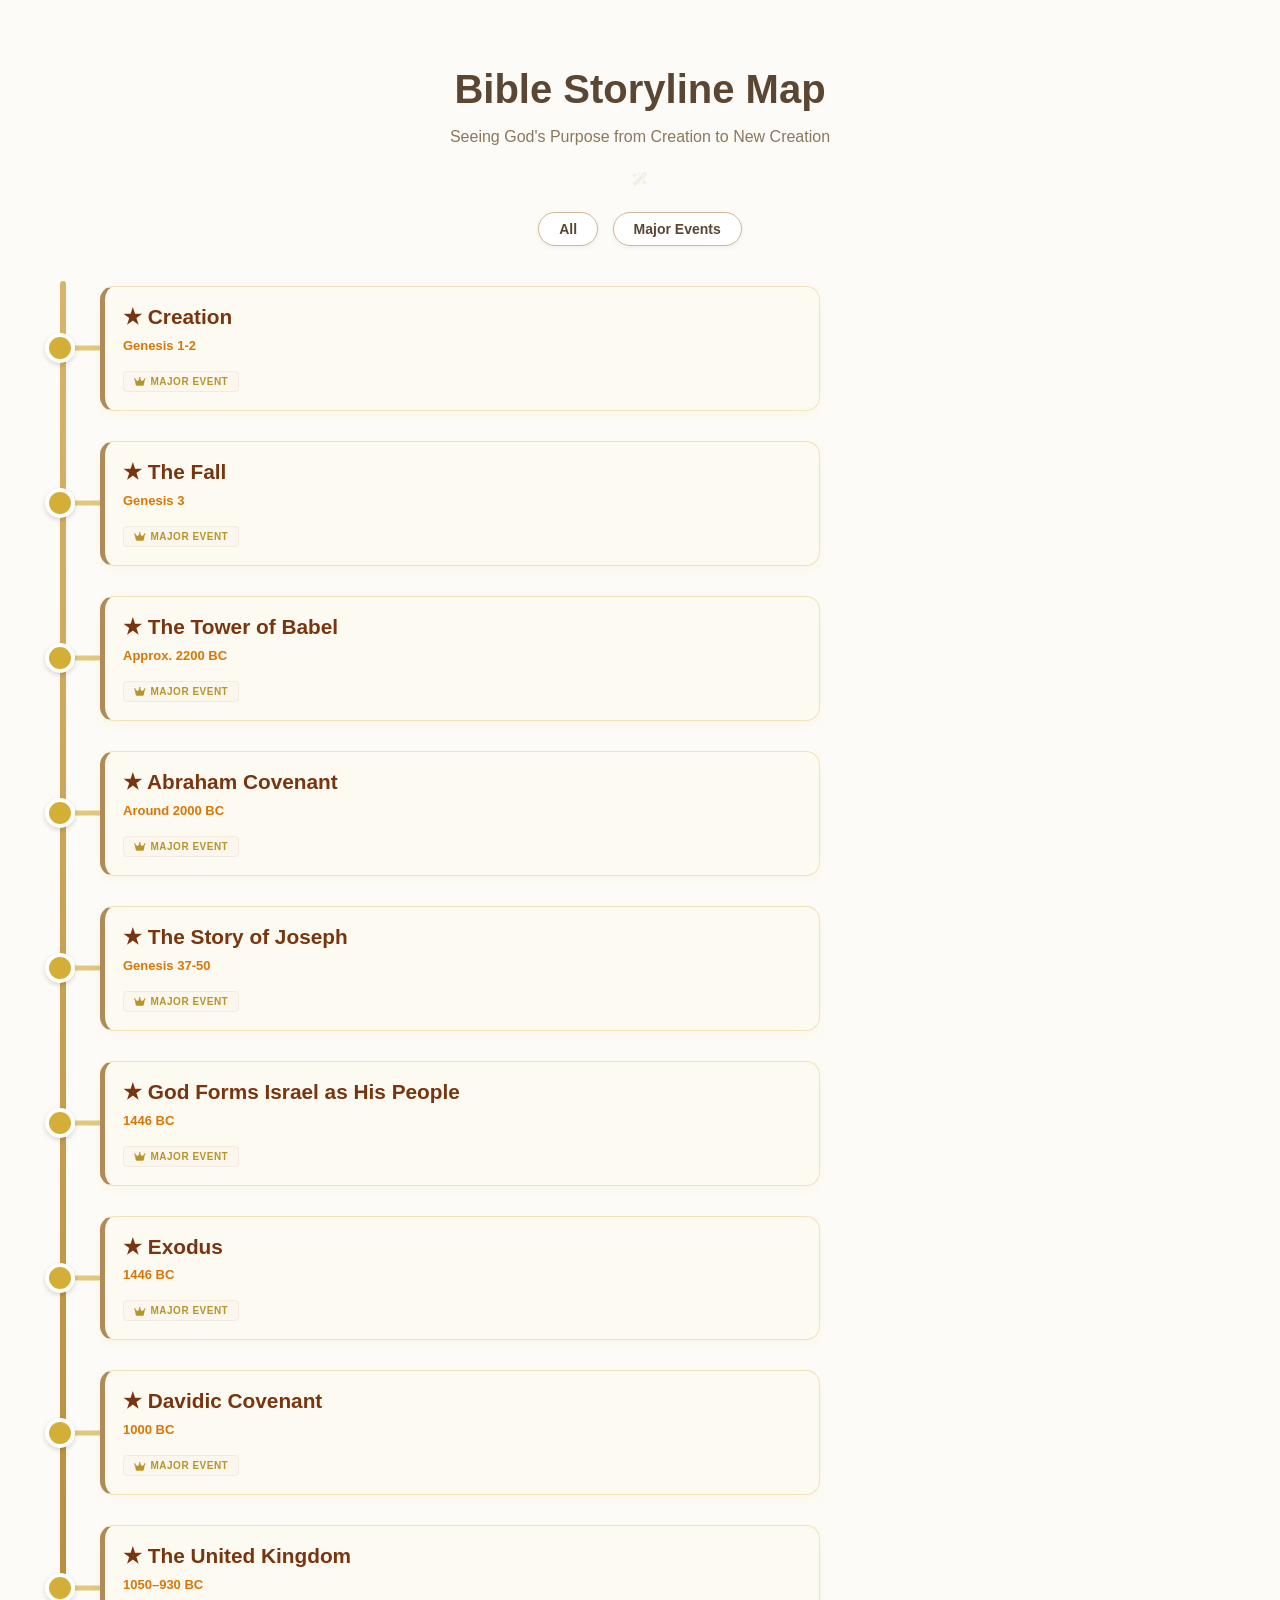
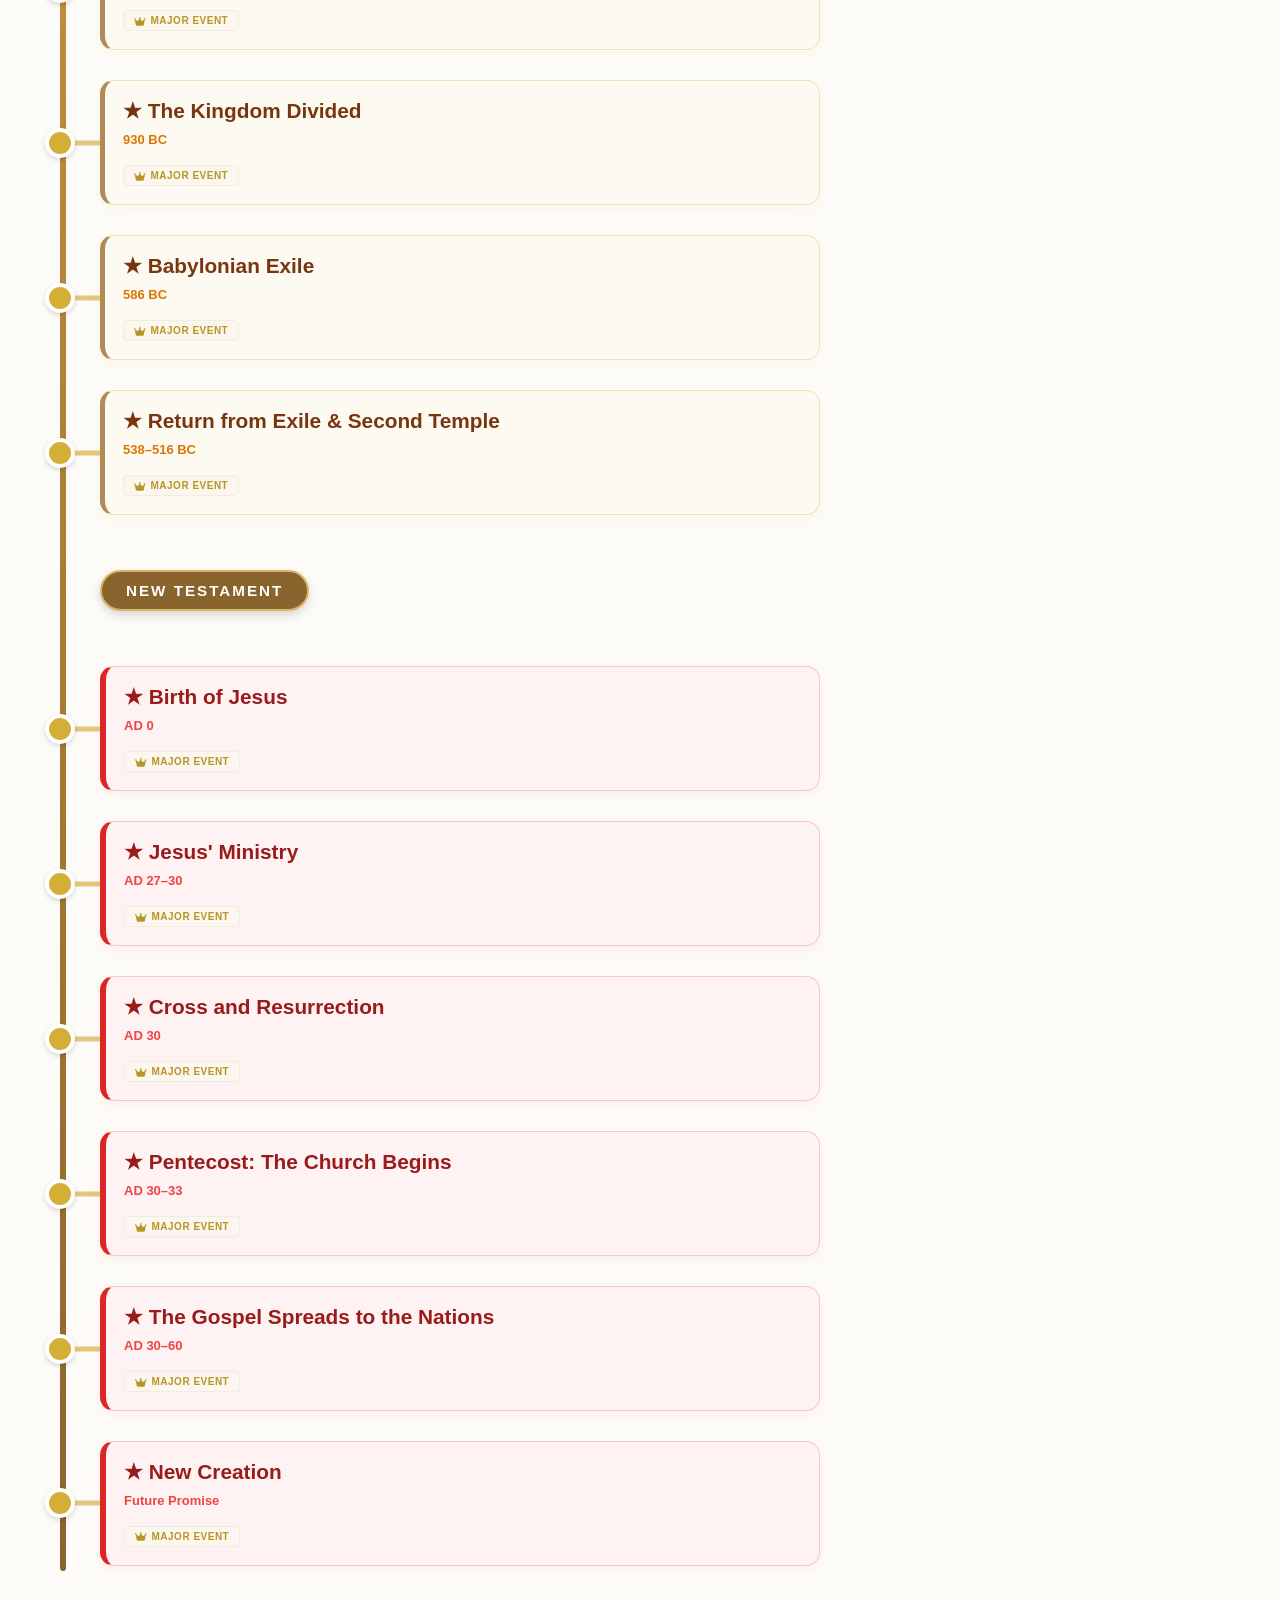
<file: index.html>
<!DOCTYPE html>
<html lang="en">

<head>
  <meta charset="UTF-8">
  <meta name="viewport" content="width=device-width, initial-scale=1.0">
  <title>Bible Timeline</title>

  <!-- 1. Layout boundaries and structural alignment systems -->
  <link rel="stylesheet" href="css/timeline.css">

  <!-- 2. Reusable core UI blocks and interactive custom components -->
  <link rel="stylesheet" href="css/ui.css">

  <!-- 3. Overall global application frame hooks and body definitions -->
  <link rel="stylesheet" href="css/app.css">

  <link rel="stylesheet" href="https://cdnjs.cloudflare.com/ajax/libs/font-awesome/6.4.0/css/all.min.css">
</head>

<body>

  <header>
    <h1>Bible Storyline Map</h1>
    <p>Seeing God's Purpose from Creation to New Creation</p>

    <button id="easterEggBtn" class="easter-egg-btn" onclick="revealEasterEgg()" title="???">
      <i class="fa-solid fa-wand-magic-sparkles"></i>
    </button>

    <div class="filters">
      <button onclick="filterEvents('all')">All</button>
      <button onclick="filterEvents('major')">Major Events</button>
      <!-- <button onclick="filterEvents('minor')">Minor Events</button> -->
    </div>
  </header>

  <div class="page">
    <div id="leftDetail" class="detail left-detail"></div>

    <div id="timeline" class="timeline"></div>

    <div id="rightDetail" class="detail right-detail"></div>
  </div>

  <div id="mobileModal" class="modal-overlay" onclick="closeMobileModal(event)">
    <div class="modal-content">
      <button class="modal-close" onclick="closeMobileModal(event)">
        <i class="fa-solid fa-xmark"></i>
      </button>
      <div id="modalBody"></div>
    </div>
  </div>

  <!-- Data object should load first -->
  <script src="js/events.js"></script>

  <!-- 2. Unpack it into a global 'events' array right here -->
  <script>
    const events = eventsData.data.map(row => {
      return eventsData.keys.reduce((obj, key, i) => {
        obj[key] = row[i];
        return obj;
      }, {});
    });
  </script>

  <!-- App Logic Layout Blocks -->
  <script src="js/timeline.js"></script>
  <script src="js/ui.js"></script>
  <script src="js/app.js"></script>
</body>

</html>
</file>
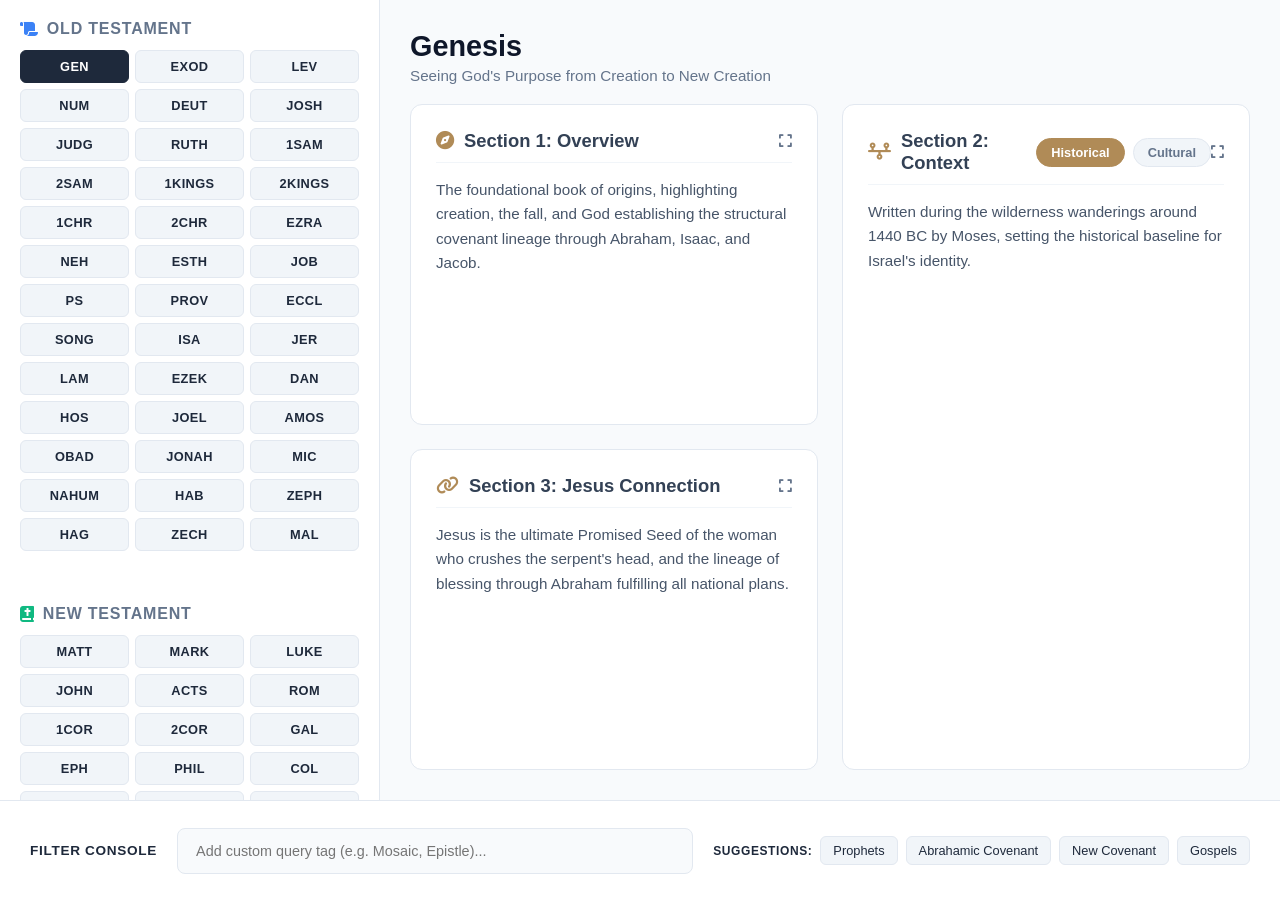
<file: books/index.html>
<!DOCTYPE html>
<html lang="en">
<head>
  <meta charset="UTF-8">
  <meta name="viewport" content="width=device-width, initial-scale=1.0">
  <title>Bible Library Dashboard - Exploring the Structure, Context, and Unity of Scripture</title>
  <link rel="stylesheet" href="https://cdnjs.cloudflare.com/ajax/libs/font-awesome/6.4.0/css/all.min.css">
  <link rel="stylesheet" href="style.css">
</head>
<body>

  <div class="app-container">
    <aside class="sidebar">
      <div class="testament-section">
        <h2><i class="fa-solid fa-scroll" style="color: var(--ot-color)"></i> Old Testament</h2>
        <div class="book-list" id="otList"></div>
      </div>
      
      <div class="divider-line"></div>
      
      <div class="testament-section">
        <h2><i class="fa-solid fa-book-bible" style="color: var(--nt-color)"></i> New Testament</h2>
        <div class="book-list" id="ntList"></div>
      </div>
    </aside>

    <main class="viewport">
      <div class="viewport-header">
        <div>
          <h1 id="activeBookTitle">Genesis</h1>
          <p id="activeBookSubtitle">Seeing God's Purpose from Creation to New Creation</p>
        </div>
      </div>

      <div class="dashboard-grid" id="dashboardGrid">
        
        <div class="dashboard-col">
          <div class="dashboard-card col-half-card" onclick="openDeepDive('overview')">
            <div class="card-top">
              <h3><i class="fa-solid fa-compass"></i> Section 1: Overview</h3>
              <span class="expand-btn"><i class="fa-solid fa-expand"></i></span>
            </div>
            <div class="card-body" id="cardOverviewBody">Loading...</div>
          </div>

          <div class="dashboard-card col-half-card" onclick="openDeepDive('connection')">
            <div class="card-top">
              <h3><i class="fa-solid fa-link"></i> Section 3: Jesus Connection</h3>
              <span class="expand-btn"><i class="fa-solid fa-expand"></i></span>
            </div>
            <div class="card-body" id="cardConnectionBody">Loading...</div>
          </div>
        </div>

        <div class="dashboard-col">
          <div class="dashboard-card col-full-card" onclick="handleContextCardClick(event)">
            <div class="card-top">
              <h3><i class="fa-solid fa-timeline"></i> Section 2: Context</h3>
              <div class="context-toggle-box">
                <button class="context-pill active-pill" id="pillHistory" onclick="switchContextSubTab(event, 'history')">Historical</button>
                <button class="context-pill" id="pillCulture" onclick="switchContextSubTab(event, 'culture')">Cultural</button>
              </div>
              <span class="expand-btn" onclick="openDeepDiveFromContext(event)"><i class="fa-solid fa-expand"></i></span>
            </div>
            <div class="card-body">
              <div id="panelHistory" class="context-view-panel active-panel">Loading...</div>
              <div id="panelCulture" class="context-view-panel">Loading...</div>
            </div>
          </div>
        </div>

      </div>

      <div class="deep-dive-panel" id="deepDivePanel">
        <button class="back-nav" onclick="closeDeepDive()">
          <i class="fa-solid fa-arrow-left"></i> Back to Dashboard Grid
        </button>
        <div class="deep-dive-content">
          <h2 id="deepDiveTitle">Section</h2>
          <div class="deep-dive-text" id="deepDiveBody">Loading deep dive parameters...</div>
        </div>
      </div>
    </main>
  </div>

  <footer class="bottom-console">
    <div class="console-label">Filter Console</div>
    
    <div class="tag-input-container" onclick="document.getElementById('tagInput').focus()">
      <div id="activeTagsList" style="display: flex; gap: 6px; flex-wrap: wrap;"></div>
      <input type="text" id="tagInput" class="tag-input-field" placeholder="Add custom query tag (e.g. Mosaic, Epistle)..." autocomplete="off">
    </div>

    <div class="suggested-tags-box">
      <span class="console-label" style="min-width: unset; font-size: 0.75rem;">Suggestions:</span>
      <div class="suggest-tag" onclick="addFilterTag('Prophet')">Prophets</div>
      <div class="suggest-tag" onclick="addFilterTag('Abrahamic')">Abrahamic Covenant</div>
      <div class="suggest-tag" onclick="addFilterTag('New')">New Covenant</div>
      <div class="suggest-tag" onclick="addFilterTag('Gospel')">Gospels</div>
    </div>
  </footer>
  <script src="app.js"></script>
</body>
</html>
</file>
<file: css/timeline.css>
/* ==========================================================
   1. DESKTOP GRID (3-COLUMNS) - Screens wider than 1400px
   ========================================================== */
.page {
    display: grid;
    grid-template-columns: minmax(320px, 1fr) 640px minmax(320px, 1fr);
    gap: 40px;
    max-width: 1600px;
    margin: 0 auto 100px;
    padding: 0 20px;
    align-items: start;
}

/* ==========================================================
   2. LAPTOP GRID (2-COLUMNS) - Screens between 992px and 1400px
   ========================================================== */
@media (max-width: 1400px) and (min-width: 993px) {
    .page {
        grid-template-columns: 1fr 400px !important;
        /* Timeline on left, single panel on right */
        gap: 30px;
    }

    /* Force the timeline spine track to sit on the left-side of its column */
    .timeline::before {
        left: 40px !important;
        transform: none !important;
    }

    /* Align all timeline event cards to behave as left-aligned */
    .event {
        width: 100% !important;
        left: 0 !important;
        padding-left: 80px !important;
        padding-right: 10px !important;
        text-align: left !important;
    }

    /* Force all dot pointers to line up over the left-aligned track */
    .event::before {
        left: 40px !important;
        right: auto !important;
        width: 40px !important;
    }

    .event.left .dot,
    .event.right .dot {
        left: 40px !important;
        right: auto !important;
        transform: translate(-50%, -50%) !important;
    }

    .event.active.major .dot,
    .event.active.minor .dot {
        transform: translate(-50%, -50%) scale(1.25) !important;
    }
}

/* ==========================================================
   3. MOBILE GRID (1-COLUMN) - Screens 992px and below
   ========================================================== */
@media (max-width: 992px) {
    .page {
        grid-template-columns: 1fr;
        gap: 0;
        max-width: 650px;
    }

    .timeline::before {
        left: 20px;
        transform: none;
    }

    .event {
        width: 100% !important;
        left: 0 !important;
        padding-left: 50px !important;
        padding-right: 10px !important;
        text-align: left !important;
    }

    .event::before {
        left: 20px !important;
        right: auto !important;
        width: 30px !important;
    }

    .event.left .dot,
    .event.right .dot {
        left: 20px !important;
        right: auto !important;
        transform: translate(-50%, -50%) !important;
    }
}

/* ==========================================================
   4. TESTAMENT SECTION DIVIDER (OT / NT BREAK)
   ========================================================== */
.timeline-divider {
    width: 100% !important;
    left: 0 !important;
    text-align: center;
    padding: 40px 0;
    position: relative;
    z-index: 2;
    clear: both;
    box-sizing: border-box;
}

.timeline-divider-content {
    display: inline-block;
    background: #8A642D;
    /* Deep gold/bronze matching your spine gradient */
    color: white;
    padding: 10px 24px;
    border-radius: 999px;
    font-size: 0.95rem;
    font-weight: bold;
    letter-spacing: 2px;
    text-transform: uppercase;
    box-shadow: 0 4px 10px rgba(0, 0, 0, 0.15);
    border: 2px solid #D8B56A;
}

/* Responsive adjustments to keep the label clear of the spine track line */
@media (max-width: 1400px) and (min-width: 993px) {
    .timeline-divider {
        padding-left: 80px !important;
        text-align: left !important;
    }
}

@media (max-width: 992px) {
    .timeline-divider {
        padding-left: 50px !important;
        text-align: left !important;
    }
}

/* ==========================================================
   TIMELINE SPINE TRACK
   ========================================================== */
.timeline {
    position: relative;
    box-sizing: border-box;
}

.timeline::before {
    content: "";
    position: absolute;
    left: 50%;
    top: 10px;
    bottom: 10px;
    width: 6px;
    background: linear-gradient(to bottom, #D8B56A, #B98938, #8A642D);
    transform: translateX(-50%);
    z-index: 1;
    border-radius: 999px;
}

.event {
    width: 50%;
    padding: 15px 30px;
    position: relative;
    box-sizing: border-box;
}

.event.left {
    left: 0;
    text-align: right;
}

.event.right {
    left: 50%;
    text-align: left;
}

/* ==========================================================
   CONNECTOR LINES
   ========================================================== */
.event::before {
    content: "";
    position: absolute;
    top: 50%;
    transform: translateY(-50%);
    height: 4px;
    z-index: 1;
    transition: background 0.3s ease;
}

.event.minor::before {
    background: #cbd5e1;
}

.event.major::before {
    background: #e2c77d;
    height: 5px;
}

.event.left::before {
    right: 0;
    width: 30px;
}

.event.right::before {
    left: 0;
    width: 30px;
}

.event.left.active::before {
    background: #D4AF37;
}

.event.right.active::before {
    background: #D4AF37;
}

/* ==========================================================
   TIMELINE DOTS
   ========================================================== */
.dot {
    position: absolute;
    top: 50%;
    border-radius: 50%;
    cursor: pointer;
    z-index: 3;
    transition: transform 0.25s, box-shadow 0.25s;
}

.event.left .dot {
    right: 0;
    transform: translate(50%, -50%);
}

.event.right .dot {
    left: 0;
    transform: translate(-50%, -50%);
}

.major .dot {
    width: 22px;
    height: 22px;
    background: #D4AF37;
    border: 4px solid white;
    box-shadow: 0 2px 5px rgba(0, 0, 0, 0.15);
}

.minor .dot {
    width: 14px;
    height: 14px;
    background: #5B7DBD;
    border: 3px solid white;
    box-shadow: 0 2px 4px rgba(0, 0, 0, 0.1);
}

/* Active Selection Dot Engine Styles */
.event.active.major .dot {
    box-shadow: 0 0 0 8px rgba(212, 175, 55, 0.25);
    transform: translate(calc(var(--dir, 1) * 50%), -50%) scale(1.2);
}

.event.active.minor .dot {
    box-shadow: 0 0 0 6px rgba(91, 125, 189, 0.25);
    transform: translate(calc(var(--dir, 1) * 50%), -50%) scale(1.25);
}

.event.left {
    --dir: 1;
}

.event.right {
    --dir: -1;
}

/* ==========================================================
   BASE CARD STYLES
   ========================================================== */
.card {
    padding: 16px;
    border-radius: 12px;
    cursor: pointer;
    transition: all 0.25s ease;
}

/* Update the detail card to feature the left-stripe UI */
.event-detail-card {
    padding: 20px;
    background: #ffffff;
    border-left: 4px solid #ccc;
    /* Default (Minor) */
    box-shadow: 0 4px 6px rgba(0, 0, 0, 0.1);
    height: 100%;
    overflow-y: auto;
}

/* Major event stripe */
.event-detail-card.major {
    border-left-color: #b08b57;
    /* Matches your rich gold border */
}

/* Minor event stripe */
.event-detail-card.minor {
    border-left-color: #5B7DBD;
    /* Matches your muted blue border */
}

/* ==========================================================
   UPDATED MINOR EVENT CARD (MUTED BLUE)
   ========================================================== */
.minor .card {
    background: white;
    border: 1px solid rgba(91, 125, 189, .15);
    border-left: 4px solid #5B7DBD;
}

.major .card {
    background: #fffdf6;
    border-left: 6px solid #D4AF37;
}

/* Minor event label tag */
.minor-label {
    display: inline-flex;
    align-items: center;
    gap: 6px;
    padding: 4px 10px;
    border-radius: 4px;
    font-size: 11px;
    font-weight: 700;
    letter-spacing: 0.5px;
    background-color: #f0f4f8;
    color: #7188a9;
    /* Soft slate text */
    border: 1px solid #e2e8f0;
}

/* Dynamic glow when a minor card is active/selected */
.event.minor.active .card {
    box-shadow:
        0 0 0 3px rgba(91, 125, 189, 0.15),
        0 10px 15px -3px rgba(91, 125, 189, 0.1);
    border-top-color: #5B7DBD;
}

/* ==========================================================
   ELEVATED MAJOR EVENT CARD (DOMINANT GOLD)
   ========================================================== */
.event.major .card {
    border-left: 5px solid #b08b57;
    background: #ffffff;
}

.event.major .card h2 {
    color: #5a4632;
    /* Deep warm brown for commanding contrast */
    font-size: 1.3rem;
    /* Visually larger than minor cards */
    margin-top: 0;
    margin-bottom: 8px;
}

/* Major event label tag */
.major-label {
    display: inline-flex;
    align-items: center;
    gap: 6px;
    padding: 4px 10px;
    border-radius: 4px;
    font-size: 11px;
    font-weight: 700;
    letter-spacing: 0.5px;
    background-color: #fbf7ee;
    color: #b08b57;
    border: 1px solid #f3eae0;
}

/* Dynamic glow when a major card is active/selected */
.event.major.active .card {
    box-shadow: 0 0 0 3px rgba(176, 139, 87, 0.2), 0 10px 20px -5px rgba(90, 70, 50, 0.15);
}

.year {
    font-size: 0.9rem;
    font-weight: bold;
    color: #8c765c;
    margin-bottom: 8px;
}
</file>
<file: css/ui.css>
/* ==========================================================
   EVENT CARDS HIERARCHY
   ========================================================== */
.card {
    border-radius: 14px;
    padding: 18px;
    cursor: pointer;
    position: relative;
    z-index: 2;
    transition: transform .25s, box-shadow .25s, border-color .25s;
}

.card h2 {
    margin: 0;
    font-size: 1.2rem;
    font-weight: 700;
    line-height: 1.2;
}

.card .year {
    font-size: 13px;
    margin-top: 6px;
    font-weight: 600;
}

.label {
    display: inline-flex;
    align-items: center;
    gap: 5px;
    font-size: 10px;
    font-weight: 700;
    margin-top: 10px;
}

/* Base Importance Formats: Major (Gold) */
.major .card {
    background: #fffdf6;
    border: 1px solid rgba(212, 175, 55, 0.3);
    border-left: 6px solid #D4AF37;
    box-shadow: 0 4px 12px rgba(212, 175, 55, 0.06);
}

.major .card h2 {
    color: #685216;
}

.major .card .year {
    color: #b79528;
}

.major-label {
    color: #b79528;
}

.major .card:hover {
    transform: translateY(-4px) scale(1.02);
    box-shadow: 0 14px 28px rgba(212, 175, 55, 0.16);
}

/* Base Importance Formats: Minor (Blue/Grey) */
.minor .card {
    background: white;
    border: 1px solid rgba(91, 125, 189, 0.15);
    border-left: 4px solid #5B7DBD;
    box-shadow: 0 4px 12px rgba(90, 70, 50, 0.03);
}

.minor .card h2 {
    color: #334155;
}

.minor .card .year {
    color: #64748b;
}

.minor-label {
    color: #5B7DBD;
}

.minor .card:hover {
    transform: translateY(-4px) scale(1.02);
    box-shadow: 0 14px 28px rgba(90, 70, 50, 0.1);
}

/* Active Selection Cards Engine Styles */
.event.active.major .card {
    border: 2px solid #D4AF37;
    border-left: 6px solid #D4AF37;
    box-shadow: 0 0 0 4px rgba(212, 175, 55, 0.2);
}

.event.active.minor .card {
    border: 2px solid #5B7DBD;
    border-left: 4px solid #5B7DBD;
    box-shadow: 0 0 0 4px rgba(91, 125, 189, 0.2);
}

/* ==========================================================
   ATMOSPHERIC TESTAMENT COLOR THEMING (All Devices & Panels)
   ========================================================= */

/* --- 1. OLD TESTAMENT ERA (Amber Parchment Theme) --- */

/* The Card Item on the Timeline */
.event.testament-ot .card {
    background: #fdfaf2 !important;
}

/* Card Heading (Title) */
.event.testament-ot .card h2,
.event.major.testament-ot .card h2,
.event.minor.testament-ot .card h2 {
    color: #78350f !important;
}

/* Card Year Label */
.event.testament-ot .card .year,
.event.major.testament-ot .card .year,
.event.minor.testament-ot .card .year {
    color: #d97706 !important;
}

/* Card Hover Interactions */
.event.testament-ot .card:hover,
.event.major.testament-ot .card:hover,
.event.minor.testament-ot .card:hover {
    transform: translateY(-4px) scale(1.02);
    box-shadow: 0 14px 28px rgba(180, 83, 9, 0.15) !important;
}

/* The Expanded Side Detail Panels & Mobile Modals */
.detail.testament-ot,
.modal.testament-ot #modalBody,
#modalBody.testament-ot {
    border-top: 6px solid #b45309 !important;
    background-color: #fdfaf2 !important;
}

.detail.testament-ot h2,
.modal.testament-ot h2,
#modalBody.testament-ot h2 {
    color: #78350f !important;
}


/* --- 2. NEW TESTAMENT ERA (Gospel Crimson Theme) --- */

/* The Card Item on the Timeline */
.event.testament-nt .card,
.event.major.testament-nt .card,
.event.minor.testament-nt .card {
    background: #fef2f2 !important;
    border: 1px solid rgba(220, 38, 38, 0.2) !important;
    border-left: 6px solid #dc2626 !important;
    box-shadow: 0 4px 12px rgba(220, 38, 38, 0.05) !important;
}

/* Card Heading (Title) */
.event.testament-nt .card h2,
.event.major.testament-nt .card h2,
.event.minor.testament-nt .card h2 {
    color: #991b1b !important;
}

/* Card Year Label */
.event.testament-nt .card .year,
.event.major.testament-nt .card .year,
.event.minor.testament-nt .card .year {
    color: #ef4444 !important;
}

/* Card Hover Interactions */
.event.testament-nt .card:hover,
.event.major.testament-nt .card:hover,
.event.minor.testament-nt .card:hover {
    transform: translateY(-4px) scale(1.02);
    box-shadow: 0 14px 28px rgba(220, 38, 38, 0.15) !important;
}

/* The Expanded Side Detail Panels & Mobile Modals */
.detail.testament-nt,
.modal.testament-nt #modalBody,
#modalBody.testament-nt {
    border-top: 6px solid #dc2626 !important;
    background-color: #fef2f2 !important;
}

.detail.testament-nt h2,
.modal.testament-nt h2,
#modalBody.testament-nt h2 {
    color: #991b1b !important;
}

/* ==========================================================
   DESKTOP DETAIL CARD PANELS
   ========================================================== */
.jesus-icon {
    color: #c62828 !important;
}

.detail {
    background: white;
    border-radius: 16px;
    padding: 24px;
    box-shadow: 0 12px 30px rgba(90, 70, 50, 0.12);
    border: 1px solid rgba(210, 184, 148, 0.2);
    position: sticky;
    top: 40px;
    height: max-content;
    max-height: calc(100vh - 80px);
    overflow: hidden;
    visibility: hidden;
    opacity: 0;
    pointer-events: none;
    transition: opacity 0.3s ease, transform 0.3s ease, visibility 0.3s;
    transform: translateY(10px);
}

.detail.show {
    visibility: visible;
    opacity: 1;
    pointer-events: auto;
    transform: translateY(0);
}

.detail::after {
    content: "";
    position: absolute;
    top: var(--arrowY, 40px);
    width: 0;
    height: 0;
    border-style: solid;
    transition: top 0.25s cubic-bezier(0.4, 0, 0.2, 1);
}

.left-detail::after {
    right: -12px;
    border-width: 12px 0 12px 12px;
    border-color: transparent transparent transparent white;
    filter: drop-shadow(4px 2px 2px rgba(90, 70, 50, 0.04));
}

.right-detail::after {
    left: -12px;
    border-width: 12px 12px 12px 0;
    border-color: transparent white transparent transparent;
    filter: drop-shadow(-4px 2px 2px rgba(90, 70, 50, 0.04));
}

/* Layout Content Typographies */
.detail h2,
.modal-content h2 {
    color: #5a4632;
    font-size: 24px;
    margin-top: 0;
    margin-bottom: 4px;
}

.detail .year,
.modal-content .year {
    display: inline-block;
    font-size: 13px;
    color: #b08b57;
    background: #fbf7f0;
    padding: 3px 10px;
    border-radius: 10px;
    margin-bottom: 12px;
    border: 1px solid #ebdcc5;
    font-weight: 600;
}

.detail h3,
.modal-content h3 {
    font-size: 13px;
    text-transform: uppercase;
    letter-spacing: 0.8px;
    color: #8c765c;
    margin-top: 20px;
    margin-bottom: 6px;
    font-weight: 700;
    display: flex;
    align-items: center;
    gap: 8px;
}

.detail h3:not(:first-of-type),
.modal-content h3:not(:first-of-type) {
    border-top: 1px solid rgba(210, 184, 148, 0.25);
    padding-top: 16px;
    margin-top: 22px;
}

.detail p,
.modal-content p,
.detail .inline-list,
.modal-content .inline-list {
    font-size: 14.5px;
    line-height: 1.6;
    color: #574c3f;
    margin: 0;
}

.detail h3 i,
.modal-content h3 i {
    margin-right: 6px;
    color: #b08b57;
    opacity: 0.85;
    font-size: 14px;
}

/* ==========================================================
   COLLAPSIBLE DISCLOSURE COMPONENT (JESUS SECTION)
   ========================================================== */
.collapsible-jesus-container {
    margin: 1.5rem 0;
    border: 1.5px solid #e2e8f0;
    border-radius: 8px;
    background-color: #f8fafc;
    overflow: hidden;
    transition: border-color 0.25s ease;
}

.collapsible-jesus-container.is-open {
    border-color: #cbd5e1;
}

.jesus-toggle-btn {
    width: 100%;
    display: flex;
    justify-content: space-between;
    align-items: center;
    background: none;
    border: none;
    padding: 12px 16px;
    font-size: 1.1rem;
    font-weight: 600;
    color: #1e293b;
    cursor: pointer;
    text-align: left;
    font-family: inherit;
}

.jesus-toggle-btn:hover {
    background-color: #f1f5f9;
}

.jesus-toggle-btn span {
    display: flex;
    align-items: center;
    gap: 8px;
}

.jesus-icon {
    color: #a855f7;
}

.toggle-arrow {
    font-size: 0.85rem;
    font-weight: 500;
    color: #64748b;
    transition: all 0.25s ease;
}

.jesus-content-wrapper {
    height: 0;
    overflow: hidden;
    transition: height 250ms cubic-bezier(0.4, 0, 0.2, 1);
}

.jesus-content-inner {
    padding: 0 16px 16px 16px;
    color: #334155;
    line-height: 1.6;
}

.jesus-content-inner p {
    margin: 0;
}

/* ==========================================================
   MOBILE RESPONSIVE MODAL OVERLAY
   ========================================================== */
.modal-overlay {
    position: fixed;
    top: 0;
    left: 0;
    width: 100%;
    height: 100%;
    background: rgba(62, 50, 37, 0.6);
    backdrop-filter: blur(4px);
    z-index: 100;
    display: flex;
    align-items: center;
    justify-content: center;
    opacity: 0;
    pointer-events: none;
    transition: opacity 0.3s ease;
    padding: 20px;
    box-sizing: border-box;
}

.modal-overlay.show {
    opacity: 1;
    pointer-events: auto;
}

.modal-content {
    background: white;
    width: 100%;
    max-width: 500px;
    border-radius: 20px;
    padding: 30px 24px 24px;
    position: relative;
    box-shadow: 0 20px 40px rgba(0, 0, 0, 0.2);
    transform: translateY(20px);
    transition: transform 0.3s ease;
    max-height: 90vh;
    overflow-y: auto;
}

.modal-overlay.show .modal-content {
    transform: translateY(0);
}

.modal-close {
    position: absolute;
    top: 16px;
    right: 16px;
    background: #f3eae0;
    border: none;
    width: 32px;
    height: 32px;
    border-radius: 50%;
    display: flex;
    align-items: center;
    justify-content: center;
    cursor: pointer;
    color: #5a4632;
    font-size: 16px;
    transition: background 0.2s;
}

.modal-close:hover {
    background: #ebdcc5;
}

/* Laptop specific visibility tweaks */
@media (max-width: 1400px) {
    #leftDetail {
        display: none !important;
        /* Hide left detail panel on laptops */
    }

    /* Make sure the right sidebar can scroll internally if content is long */
    .right-detail {
        max-height: calc(100vh - 80px);
        overflow-y: auto;
    }
}

.swipe-hint {
    display: none;
    /* Hidden by default on desktop */
}

/* Modal Content Transition Animations */
#modalBody {
    transition: opacity 0.15s ease-in-out;
}

#modalBody.fade-out {
    opacity: 0;
}

/* Mobile specific visibility tweaks */
@media (max-width: 992px) {
    .swipe-hint {
        display: flex;
        justify-content: center;
        align-items: center;
        gap: 8px;
        margin-top: 30px;
        font-size: 0.85rem;
        color: #8c765c;
        opacity: 0.7;
        font-weight: 500;
        text-transform: uppercase;
        letter-spacing: 1px;
    }

    .swipe-hint i {
        animation: nudge 1.5s infinite;
    }
}

@keyframes nudge {

    0%,
    100% {
        transform: translateX(0);
    }

    50% {
        transform: translateX(3px);
    }
}
</file>
<file: css/app.css>
/* ==========================================================
   GLOBAL CANVAS BASES
   ========================================================== */
body {
  margin: 0;
  font-family: "Segoe UI", -apple-system, BlinkMacSystemFont, Roboto, sans-serif;
  background: #fdfbf7;
  color: #3e3225;
}

header {
  text-align: center;
  padding: 40px 20px 20px;
}

header h1 {
  font-size: 40px;
  color: #5a4632;
  margin-bottom: 8px;
  font-weight: 800;
}

header p {
  font-size: 16px;
  color: #8c765c;
  margin-bottom: 20px;
}

/* ==========================================================
   FILTER PANELS BUTTONS
   ========================================================== */
.filters button {
  padding: 8px 20px;
  border-radius: 25px;
  border: 1px solid #d1b894;
  background: white;
  color: #5a4632;
  font-size: 14px;
  cursor: pointer;
  margin: 5px;
  font-weight: 600;
  transition: all 0.25s ease;
  box-shadow: 0 2px 5px rgba(0, 0, 0, 0.05);
}

.filters button:hover {
  background: #f3eae0;
  border-color: #b08b57;
  transform: translateY(-1px);
}

/* ==========================================================
   EASTER EGG INTERACTION MECHANICS
   ========================================================== */
.easter-egg-btn {
  background: transparent;
  border: none;
  color: #ebdcc5;
  cursor: pointer;
  font-size: 14px;
  margin-bottom: 15px;
  padding: 5px;
  transition: all 0.3s ease;
  opacity: 0.4;
}

.easter-egg-btn:hover {
  opacity: 1;
  color: #b08b57;
  transform: scale(1.2) rotate(15deg);
}

.easter-egg-btn.unlocked {
  opacity: 1;
  color: #D4AF37;
  text-shadow: 0 0 8px rgba(212, 175, 55, 0.6);
  animation: pulseGold 2s infinite;
}

@keyframes pulseGold {
  0% { transform: scale(1); }
  50% { transform: scale(1.1); }
  100% { transform: scale(1); }
}
</file>
<file: books/style.css>
:root {
      --bg-main: #f8fafc;
      --bg-sidebar: #ffffff;
      --border-color: #e2e8f0;
      --text-main: #1e293b;
      --text-muted: #64748b;
      --accent-color: #b08b57;
      --accent-hover: #967445;
      --ot-color: #3b82f6;
      --nt-color: #10b981;
    }

    * {
      box-sizing: border-box;
      margin: 0;
      padding: 0;
      font-family: -apple-system, BlinkMacSystemFont, "Segoe UI", Roboto, Helvetica, Arial, sans-serif;
    }

    body {
      background-color: var(--bg-main);
      color: var(--text-main);
      height: 100vh;
      display: flex;
      flex-direction: column;
      overflow: hidden;
    }

    /* APP FRAMEWORK STRUCTURE */
    .app-container {
      display: flex;
      flex: 1;
      height: calc(100vh - 100px); /* Leaves space for the bottom filter console */
      overflow: hidden;
    }

    /* LEFT SIDEBAR NAVIGATION (3 COLUMNS) */
    .sidebar {
      width: 380px; 
      background-color: var(--bg-sidebar);
      border-right: 1px solid var(--border-color);
      display: flex;
      flex-direction: column;
      padding: 20px;
      overflow-y: auto;
    }

    .sidebar h2 {
      font-size: 1rem;
      text-transform: uppercase;
      letter-spacing: 0.05em;
      color: var(--text-muted);
      margin-bottom: 12px;
      display: flex;
      align-items: center;
      gap: 8px;
    }

    .testament-section {
      margin-bottom: 24px;
    }

    .divider-line {
      height: 2px;
      margin: 15px 0;
      background: linear-gradient(to right, var(--ot-color), var(--nt-color));
      border-radius: 2px;
    }

    .book-list {
      display: grid;
      grid-template-columns: repeat(3, 1fr); 
      gap: 6px;
    }

    .book-item {
      padding: 8px 0;
      background-color: #f1f5f9;
      border: 1px solid var(--border-color);
      border-radius: 6px;
      font-size: 0.8rem;
      font-weight: 600;
      cursor: pointer;
      text-align: center;
      transition: all 0.2s cubic-bezier(0.4, 0, 0.2, 1);
      user-select: none;
      text-transform: uppercase;
      letter-spacing: 0.03em;
      white-space: nowrap;
      overflow: hidden;
      text-overflow: ellipsis;
    }

    .book-item:hover {
      background-color: var(--accent-color);
      color: white;
      border-color: var(--accent-color);
      transform: translateY(-1px);
    }

    .book-item.active-selection {
      background-color: var(--text-main);
      color: white;
      border-color: var(--text-main);
    }

    .book-item.dimmed {
      opacity: 0.2;
      pointer-events: none;
      filter: grayscale(90%);
    }

    .book-item.highlighted {
      animation: pulseHighlight 1.5s infinite alternate;
      border-width: 1.5px;
    }
    
    .ot-book.highlighted { border-color: var(--ot-color); box-shadow: 0 0 8px rgba(59, 130, 246, 0.3); }
    .nt-book.highlighted { border-color: var(--nt-color); box-shadow: 0 0 8px rgba(16, 185, 129, 0.3); }

    @keyframes pulseHighlight {
      from { transform: scale(1); }
      to { transform: scale(1.03); }
    }

    /* RIGHT VIEWPORT / DASHBOARD PANEL SPLIT */
    .viewport {
      flex: 1;
      padding: 30px;
      overflow-y: auto;
      display: flex;
      flex-direction: column;
      position: relative;
    }

    .viewport-header {
      margin-bottom: 20px;
      display: flex;
      justify-content: space-between;
      align-items: center;
    }

    .viewport-header h1 {
      font-size: 1.8rem;
      color: #0f172a;
    }

    .viewport-header p {
      color: var(--text-muted);
      font-size: 0.95rem;
      margin-top: 4px;
    }

    /* UPDATED 2-COLUMN DETAIL LAYOUT */
    .dashboard-grid {
      display: grid;
      grid-template-columns: 1fr 1fr;
      gap: 24px;
      flex: 1;
      min-height: 0; /* Prevents container blowout */
    }

    .dashboard-col {
      display: flex;
      flex-direction: column;
      gap: 24px;
      height: 100%;
    }

    .dashboard-card {
      background: white;
      border: 1px solid var(--border-color);
      border-radius: 12px;
      padding: 25px;
      position: relative;
      cursor: pointer;
      display: flex;
      flex-direction: column;
      transition: transform 0.2s ease, box-shadow 0.2s ease;
      overflow: hidden;
    }

    .col-half-card {
      flex: 1; /* Each takes exactly 50% height */
    }

    .col-full-card {
      height: 100%; /* Spans the full height of the column container */
    }

    .dashboard-card:hover {
      transform: translateY(-3px);
      box-shadow: 0 12px 20px -8px rgba(0, 0, 0, 0.08);
    }

    .card-top {
      display: flex;
      justify-content: space-between;
      align-items: center;
      margin-bottom: 15px;
      border-bottom: 1px solid #f1f5f9;
      padding-bottom: 10px;
    }

    .card-top h3 {
      font-size: 1.15rem;
      color: #334155;
      display: flex;
      align-items: center;
      gap: 10px;
    }

    .card-top h3 i {
      color: var(--accent-color);
    }

    .expand-btn {
      color: var(--text-muted);
      font-size: 0.9rem;
      transition: color 0.2s;
    }

    .dashboard-card:hover .expand-btn {
      color: var(--accent-color);
    }

    .card-body {
      font-size: 0.95rem;
      line-height: 1.6;
      color: #475569;
      flex: 1;
      overflow-y: auto;
    }

    /* Context Controls Layer */
    .context-toggle-box {
      display: flex;
      gap: 8px;
    }

    .context-pill {
      background-color: #f1f5f9;
      border: 1px solid var(--border-color);
      padding: 6px 14px;
      border-radius: 20px;
      font-size: 0.8rem;
      font-weight: 600;
      color: var(--text-muted);
      transition: all 0.2s;
    }

    .context-pill.active-pill {
      background-color: var(--accent-color);
      color: white;
      border-color: var(--accent-color);
    }

    .context-view-panel {
      display: none;
    }
    .context-view-panel.active-panel {
      display: block;
    }

    /* DEEP DIVE PANEL VIEW */
    .deep-dive-panel {
      display: none;
      background: white;
      border: 1px solid var(--border-color);
      border-radius: 12px;
      padding: 40px;
      flex: 1;
      animation: slideIn 0.25s ease-out;
      flex-direction: column;
    }

    @keyframes slideIn {
      from { opacity: 0; transform: translateY(8px); }
      to { opacity: 1; transform: translateY(0); }
    }

    .back-nav {
      align-self: flex-start;
      background: #f1f5f9;
      border: none;
      padding: 8px 16px;
      border-radius: 20px;
      font-weight: 600;
      color: var(--text-main);
      cursor: pointer;
      display: flex;
      align-items: center;
      gap: 8px;
      margin-bottom: 25px;
      transition: background 0.2s;
    }

    .back-nav:hover {
      background: #e2e8f0;
    }

    .deep-dive-content h2 {
      font-size: 1.8rem;
      margin-bottom: 20px;
      color: #0f172a;
    }

    .deep-dive-text {
      font-size: 1.1rem;
      line-height: 1.8;
      color: #334155;
    }

    /* BOTTOM FILTER CONSOLE */
    .bottom-console {
      height: 100px;
      background-color: #ffffff;
      border-top: 1px solid var(--border-color);
      padding: 15px 30px;
      display: flex;
      align-items: center;
      gap: 20px;
      z-index: 10;
    }

    .console-label {
      font-weight: 700;
      font-size: 0.85rem;
      color: var(--text-main);
      text-transform: uppercase;
      letter-spacing: 0.05em;
      min-width: 110px;
    }

    .tag-input-container {
      flex: 1;
      border: 1px solid var(--border-color);
      background-color: #f8fafc;
      border-radius: 8px;
      padding: 6px 12px;
      display: flex;
      align-items: center;
      flex-wrap: wrap;
      gap: 6px;
      min-height: 46px;
      cursor: text;
    }

    .tag-input-container:focus-within {
      border-color: var(--accent-color);
      background-color: #fff;
      box-shadow: 0 0 0 3px rgba(176, 139, 87, 0.15);
    }

    .pill-tag {
      background-color: #e2e8f0;
      color: var(--text-main);
      padding: 4px 10px;
      border-radius: 16px;
      font-size: 0.8rem;
      font-weight: 600;
      display: flex;
      align-items: center;
      gap: 6px;
    }

    .pill-tag i {
      cursor: pointer;
      color: var(--text-muted);
    }

    .pill-tag i:hover {
      color: #ef4444;
    }

    .tag-input-field {
      border: none;
      background: transparent;
      outline: none;
      font-size: 0.9rem;
      color: var(--text-main);
      flex: 1;
      min-width: 150px;
      padding: 4px 0;
    }

    .suggested-tags-box {
      display: flex;
      gap: 8px;
      align-items: center;
    }

    .suggest-tag {
      background-color: #f1f5f9;
      border: 1px solid var(--border-color);
      padding: 6px 12px;
      border-radius: 6px;
      font-size: 0.8rem;
      font-weight: 500;
      cursor: pointer;
      transition: all 0.15s;
    }

    .suggest-tag:hover {
      background-color: var(--accent-color);
      color: white;
      border-color: var(--accent-color);
    }
</file>
